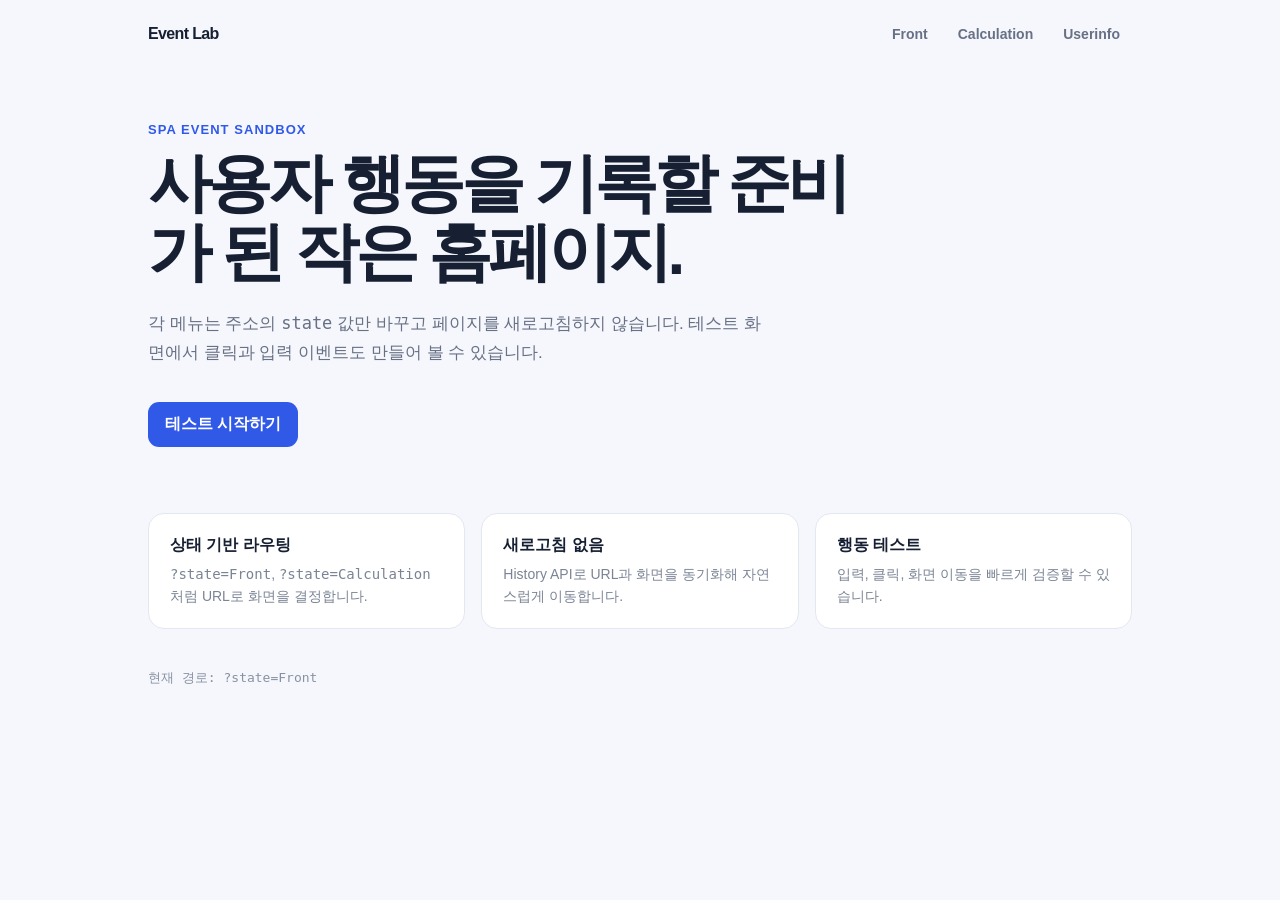
<file: index.html>
<!doctype html>
<html lang="ko">
  <head>
    <meta charset="UTF-8" />
    <meta name="viewport" content="width=device-width, initial-scale=1.0" />
    <title>Event Lab</title>
    <style>
      :root { color: #172033; background: #f5f7fc; font-family: Inter, Pretendard, -apple-system, BlinkMacSystemFont, "Segoe UI", sans-serif; }
      * { box-sizing: border-box; }
      body { margin: 0; }
      button, input, textarea { font: inherit; }
      .topbar { position: sticky; top: 0; display: flex; align-items: center; justify-content: space-between; max-width: 1040px; margin: auto; padding: 18px 28px; background: rgba(245,247,252,.92); backdrop-filter: blur(12px); }
      .brand { color: #172033; font-weight: 800; letter-spacing: -.04em; text-decoration: none; }
      nav { display: flex; gap: 6px; }
      nav a { padding: 8px 12px; border-radius: 9px; color: #677085; text-decoration: none; font-size: 14px; font-weight: 650; }
      nav a:hover, nav a[aria-current="page"] { color: #3159e8; background: #e7edff; }
      main { max-width: 1040px; margin: auto; padding: 54px 28px 70px; }
      .page { display: none; animation: enter .22s ease-out; }
      .page.active { display: block; }
      @keyframes enter { from { opacity: 0; transform: translateY(8px); } to { opacity: 1; transform: translateY(0); } }
      .eyebrow { margin: 0 0 12px; color: #3159e8; font-size: 13px; font-weight: 800; letter-spacing: .08em; text-transform: uppercase; }
      h1 { max-width: 700px; margin: 0; font-size: clamp(36px, 6vw, 64px); line-height: 1.08; letter-spacing: -.065em; }
      .intro { max-width: 620px; margin: 22px 0 34px; color: #677085; font-size: 17px; line-height: 1.7; }
      .button { display: inline-flex; align-items: center; justify-content: center; border: 0; border-radius: 11px; padding: 12px 17px; background: #3159e8; color: white; cursor: pointer; text-decoration: none; font-weight: 750; }
      .button:hover { background: #2447c7; }
      .cards { display: grid; grid-template-columns: repeat(3, 1fr); gap: 16px; margin-top: 66px; }
      .card, .playground { padding: 21px; border: 1px solid #e3e7f0; border-radius: 16px; background: white; }
      .card strong { display: block; margin-bottom: 8px; }
      .card span { color: #7b8495; font-size: 14px; line-height: 1.55; }
      .section-title { margin: 0 0 10px; font-size: 34px; letter-spacing: -.05em; }
      .section-description { margin: 0 0 28px; color: #697386; }
      .notice-list { padding: 0; margin: 0; list-style: none; border-top: 1px solid #dfe4ee; }
      .notice-list li { display: flex; justify-content: space-between; gap: 18px; padding: 19px 5px; border-bottom: 1px solid #dfe4ee; }
      .notice-list p { margin: 0; font-weight: 700; }
      .notice-list time { color: #8992a3; font-size: 14px; white-space: nowrap; }
      .playground { max-width: 600px; padding: 28px; }
      label { display: block; margin-bottom: 8px; font-size: 14px; font-weight: 700; }
      input { width: 100%; padding: 12px; border: 1px solid #d5dbe7; border-radius: 10px; outline-color: #3159e8; }
      .radio-test { margin: 20px 0 0; padding: 16px; border: 1px solid #e1e6ef; border-radius: 12px; }
      .radio-test legend { padding: 0 6px; font-size: 14px; font-weight: 750; }
      .radio-options { display: flex; flex-wrap: wrap; gap: 9px; }
      .radio-option { display: flex; align-items: center; gap: 7px; margin: 0; padding: 9px 11px; border: 1px solid #dbe1ec; border-radius: 9px; background: #f8f9fc; cursor: pointer; font-size: 13px; font-weight: 650; }
      .radio-option:has(input:checked) { border-color: #8fa6f2; background: #e9eeff; color: #3159e8; }
      .radio-option input { width: auto; margin: 0; padding: 0; accent-color: #3159e8; }
      .actions { display: flex; flex-wrap: wrap; gap: 9px; margin-top: 17px; }
      .actions .button { background: #eef1f7; color: #354052; }
      .actions .button:hover { background: #e1e6ef; }
      .result { min-height: 25px; margin: 18px 0 0; color: #3159e8; font-weight: 700; }
      .ajax-result { margin-top: 12px; padding: 12px 14px; border-radius: 10px; background: #f3f6ff; color: #3159e8; font: 13px/1.55 ui-monospace, SFMono-Regular, Menlo, monospace; white-space: pre-wrap; }
      .request-lab { margin-top: 20px; padding-top: 22px; border-top: 1px solid #e5e9f1; }
      .request-lab h2 { margin: 0 0 6px; font-size: 19px; letter-spacing: -.04em; }
      .request-lab > p { margin: 0 0 18px; color: #7a8496; font-size: 13px; line-height: 1.55; }
      .request-grid { display: grid; grid-template-columns: 1fr 1fr; gap: 13px; }
      .field label { margin-bottom: 7px; }
      .field input { padding: 10px 11px; }
      .request-actions { display: flex; align-items: center; gap: 12px; margin-top: 16px; }
      .request-actions .button { background: #3159e8; color: #fff; }
      .request-actions .button:disabled { cursor: wait; opacity: .65; }
      .request-status { margin: 0; color: #667187; font-size: 13px; }
      .spinner { display: inline-block; width: 13px; height: 13px; margin-right: 6px; border: 2px solid #c3cdf2; border-top-color: #3159e8; border-radius: 50%; vertical-align: -2px; animation: spin .65s linear infinite; }
      @keyframes spin { to { transform: rotate(360deg); } }
      .request-loading { display: flex; align-items: center; justify-content: center; gap: 10px; min-height: 82px; margin-top: 15px; border: 1px solid #dce4fb; border-radius: 10px; background: #f3f6ff; color: #3159e8; font-size: 14px; font-weight: 750; }
      .request-loading .spinner { width: 17px; height: 17px; margin: 0; }
      .error-request { margin-top: 18px; padding: 17px; border: 1px solid #f0cccc; border-radius: 12px; background: #fff8f8; }
      .error-request h3 { margin: 0 0 6px; color: #9e3737; font-size: 16px; letter-spacing: -.03em; }
      .error-request p { margin: 0 0 14px; color: #917070; font-size: 13px; }
      .error-request .button { background: #bd4141; color: #fff; }
      .error-request .button:hover { background: #9f3030; }
      .response { min-height: 0; max-height: 220px; margin: 15px 0 0; padding: 13px; overflow: auto; border-radius: 10px; background: #172033; color: #d8e0f8; font: 12px/1.55 ui-monospace, SFMono-Regular, Menlo, monospace; white-space: pre-wrap; }
      .route { margin-top: 40px; color: #8891a2; font-family: ui-monospace, SFMono-Regular, Menlo, monospace; font-size: 13px; }
      @media (max-width: 600px) { .topbar { padding: 16px 20px; } main { padding: 42px 20px; } .cards, .request-grid { grid-template-columns: 1fr; margin-top: 45px; } .request-grid { margin-top: 0; } .request-actions { align-items: start; flex-direction: column; } }
    </style>
  </head>
  <body>
    <header class="topbar">
      <a class="brand" href="?state=Front" data-route>Event Lab</a>
      <nav aria-label="주 메뉴">
        <a href="?state=Front" data-route>Front</a>
        <a href="?state=Calculation" data-route>Calculation</a>
        <a href="?state=Userinfo" data-route>Userinfo</a>
      </nav>
    </header>
    <main>
      <section class="page" data-page="Front">
        <p class="eyebrow">SPA event sandbox</p>
        <h1>사용자 행동을 기록할 준비가 된 작은 홈페이지.</h1>
        <p class="intro">각 메뉴는 주소의 <code>state</code> 값만 바꾸고 페이지를 새로고침하지 않습니다. 테스트 화면에서 클릭과 입력 이벤트도 만들어 볼 수 있습니다.</p>
        <a class="button" href="?state=Userinfo" data-route>테스트 시작하기</a>
        <div class="cards">
          <div class="card"><strong>상태 기반 라우팅</strong><span><code>?state=Front</code>, <code>?state=Calculation</code>처럼 URL로 화면을 결정합니다.</span></div>
          <div class="card"><strong>새로고침 없음</strong><span>History API로 URL과 화면을 동기화해 자연스럽게 이동합니다.</span></div>
          <div class="card"><strong>행동 테스트</strong><span>입력, 클릭, 화면 이동을 빠르게 검증할 수 있습니다.</span></div>
        </div>
      </section>
      <section class="page" data-page="Calculation">
        <p class="eyebrow">Calculation</p><h1 class="section-title">Calculation</h1>
        <p class="section-description">샘플 콘텐츠입니다. 항목을 눌러 클릭 이벤트를 테스트할 수 있습니다.</p>
        <ul class="notice-list">
          <li><p>Event Lab 테스트 사이트가 준비되었습니다.</p><time>2026.09.01</time></li>
          <li><p>주소 변경 시 화면을 갱신하는 SPA 라우팅을 적용했습니다.</p><time>2026.08.30</time></li>
          <li><p>사용자 행동 JSON export 라이브러리를 준비 중입니다.</p><time>2026.08.28</time></li>
        </ul>
      </section>
      <section class="page" data-page="Userinfo">
        <p class="eyebrow">Userinfo</p><h1 class="section-title">Userinfo</h1>
        <p class="section-description">아래 요소를 조작해 이벤트 수집 라이브러리를 시험해 보세요.</p>
        <div class="playground">
          <label for="name">이름 입력</label>
          <input id="name" type="text" placeholder="여기에 입력해 보세요" autocomplete="off" />
          <fieldset class="radio-test">
            <legend>테스트 플랜 선택</legend>
            <div class="radio-options">
              <label class="radio-option"><input id="plan-basic" type="radio" name="test-plan" value="basic" aria-label="기본 플랜" checked />기본</label>
              <label class="radio-option"><input id="plan-pro" type="radio" name="test-plan" value="pro" aria-label="프로 플랜" />프로</label>
              <label class="radio-option"><input id="plan-enterprise" type="radio" name="test-plan" value="enterprise" aria-label="엔터프라이즈 플랜" />엔터프라이즈</label>
            </div>
          </fieldset>
          <div class="actions">
            <button class="button" type="button" data-action="greet">인사하기</button>
            <button class="button" type="button" data-action="clear">입력 지우기</button>
            <button class="button" type="button" data-action="count">클릭 수 +1</button>
            <button class="button" id="ajax-test" type="button">AJAX POST 테스트</button>
          </div>
          <p class="result" aria-live="polite"></p>
          <p class="ajax-result" id="ajax-result" aria-live="polite" hidden></p>
          <section class="request-lab" aria-labelledby="request-title">
            <h2 id="request-title">POST 요청 테스트</h2>
            <p><code>header.tranId</code> 값만 입력하면, <code>body</code>에는 세 개의 랜덤 값이 자동으로 담겨 전송됩니다.</p>
            <div class="request-grid">
              <div class="field"><label for="response-delay">응답 지연 시간 (ms)</label><input id="response-delay" type="number" min="0" max="15000" value="1000" step="100" /></div>
              <div class="field"><label for="tran-id">header.tranId 값</label><input id="tran-id" type="text" placeholder="예: TRX-20260901-001" autocomplete="off" /></div>
            </div>
            <p class="request-status">자동 body: <code>orderId</code>, <code>amount</code>, <code>requestToken</code></p>
            <div class="request-actions"><button class="button" id="post-request" type="button">POST 요청 보내기</button><button class="button" id="long-response-request" type="button">긴 응답 요청 보내기</button><button class="button" id="empty-response-request" type="button">빈 응답 body `{}` 테스트</button><button class="button" id="error-flag-response-request" type="button">응답 body isError 테스트</button><button class="button" id="overlapping-ajax-request" type="button">겹치는 AJAX 요청 테스트</button><p class="request-status" id="request-status" aria-live="polite">요청 대기 중</p></div>
            <section class="error-request" aria-labelledby="error-request-title">
              <h3 id="error-request-title">오류 응답 테스트</h3>
              <p>별도의 지연 시간과 tranId로 HTTP 500 오류 응답을 시험합니다.</p>
              <div class="request-grid">
                <div class="field"><label for="error-response-delay">응답 지연 시간 (ms)</label><input id="error-response-delay" type="number" min="0" max="15000" value="800" step="100" /></div>
                <div class="field"><label for="error-tran-id">header.tranId 값</label><input id="error-tran-id" type="text" placeholder="예: TRX-ERROR-001" autocomplete="off" /></div>
              </div>
              <div class="request-actions"><button class="button" id="post-error-request" type="button">오류 POST 요청 보내기</button></div>
            </section>
            <div class="request-loading" id="request-loading" role="status" hidden><span class="spinner"></span>POST 요청을 보내고 응답을 기다리는 중입니다…</div>
            <pre class="response" id="response-output" hidden></pre>
          </section>
        </div>
      </section>
      <p class="route">현재 경로: <span id="current-route"></span></p>
    </main>
    <script src="https://code.jquery.com/jquery-3.7.1.min.js"></script>
    <script>
      const validStates = new Set(["Front", "Calculation", "Userinfo"]);
      const pages = document.querySelectorAll("[data-page]");
      const routeLinks = document.querySelectorAll("[data-route]");
      const routeDisplay = document.querySelector("#current-route");
      let clickCount = 0;
      const navigation = performance.getEntriesByType("navigation")[0];
      const isReload = navigation?.type === "reload" || performance.navigation?.type === 1;

      function goHome() {
        const url = new URL(location.href);
        url.searchParams.set("state", "Front");
        history.replaceState({}, "", url);
      }

      function getState() {
        const state = new URLSearchParams(location.search).get("state");
        return validStates.has(state) ? state : "Front";
      }
      function render() {
        const state = getState();
        pages.forEach((page) => page.classList.toggle("active", page.dataset.page === state));
        routeLinks.forEach((link) => link.toggleAttribute("aria-current", new URL(link.href).searchParams.get("state") === state));
        routeDisplay.textContent = `?state=${state}`;
        document.title = `${state} | Event Lab`;
      }
      document.addEventListener("click", (event) => {
        const link = event.target.closest("a[data-route]");
        if (!link || event.metaKey || event.ctrlKey || event.shiftKey || event.altKey) return;
        event.preventDefault();
        history.pushState({}, "", link.href);
        render();
      });
      addEventListener("popstate", render);
      const input = document.querySelector("#name");
      const result = document.querySelector(".result");
      document.querySelectorAll("input[name='test-plan']").forEach((radio) => radio.addEventListener("change", () => {
        const selectedLabel = radio.closest("label").textContent.trim();
        result.textContent = `${selectedLabel} 플랜을 선택했습니다.`;
      }));
      document.querySelector("[data-action='greet']").addEventListener("click", () => result.textContent = `${input.value.trim() || "방문자"}님, 안녕하세요!`);
      document.querySelector("[data-action='clear']").addEventListener("click", () => { input.value = ""; result.textContent = "입력값을 지웠습니다."; input.focus(); });
      document.querySelector("[data-action='count']").addEventListener("click", () => { clickCount += 1; result.textContent = `버튼을 ${clickCount}번 클릭했습니다.`; });

      const ajaxTestButton = document.querySelector("#ajax-test");
      const ajaxResult = document.querySelector("#ajax-result");
      ajaxTestButton.addEventListener("click", () => {
        ajaxTestButton.disabled = true;
        ajaxResult.hidden = false;
        ajaxResult.innerHTML = '<span class="spinner"></span>AJAX 응답을 기다리는 중…';
        const data = new URLSearchParams({
          header: JSON.stringify({ tranId: "BABO0123" }),
          body: JSON.stringify({
            code: "2000",
            userId: "USER-001",
            productName: "테스트 상품",
            quantity: 3,
            requestedAt: new Date().toISOString(),
          }),
        });
        $.ajax({
          url: "/api/ajax-test",
          method: "POST",
          contentType: "application/x-www-form-urlencoded; charset=UTF-8",
          dataType: "json",
          data: data.toString(),
        }).done((response) => {
          ajaxResult.textContent = JSON.stringify(response.responseMessage, null, 2);
        }).fail((xhr) => {
          ajaxResult.textContent = `AJAX 요청 실패: ${xhr.status ? `HTTP ${xhr.status}` : "네트워크 오류"}`;
        }).always(() => {
          ajaxTestButton.disabled = false;
        });
      });

      const requestButton = document.querySelector("#post-request");
      const longResponseButton = document.querySelector("#long-response-request");
      const emptyResponseButton = document.querySelector("#empty-response-request");
      const errorFlagResponseButton = document.querySelector("#error-flag-response-request");
      const overlappingAjaxButton = document.querySelector("#overlapping-ajax-request");
      const errorRequestButton = document.querySelector("#post-error-request");
      const requestStatus = document.querySelector("#request-status");
      const requestLoading = document.querySelector("#request-loading");
      const responseOutput = document.querySelector("#response-output");
      function createRandomBody() {
        return {
          orderId: `ORD-${Math.floor(100000 + Math.random() * 900000)}`,
          amount: Math.floor(1000 + Math.random() * 99000),
          requestToken: crypto.randomUUID(),
        };
      }
      function sendOverlapRequest(tranId, delayMs) {
        const formData = new FormData();
        formData.append("delayMs", String(delayMs));
        formData.append("header", JSON.stringify({ tranId }));
        formData.append("body", JSON.stringify(createRandomBody()));
        return new Promise((resolve) => {
          const startedAt = performance.now();
          $.ajax({ url: "/api/test", method: "POST", data: formData, processData: false, contentType: false, dataType: "json" })
            .done((response) => resolve({ tranId, elapsedMs: Math.round(performance.now() - startedAt), response }))
            .fail((xhr) => resolve({ tranId, elapsedMs: Math.round(performance.now() - startedAt), error: xhr.responseJSON ?? xhr.responseText ?? "네트워크 오류" }));
        });
      }
      overlappingAjaxButton.addEventListener("click", async () => {
        const requestId = Date.now();
        const requestA = `OVERLAP-A-${requestId}`;
        const requestB = `OVERLAP-B-${requestId}`;
        overlappingAjaxButton.disabled = true;
        requestStatus.innerHTML = '<span class="spinner"></span>A 응답 전에 B 요청을 시작하는 중…';
        requestLoading.hidden = false;
        responseOutput.hidden = true;
        const firstRequest = sendOverlapRequest(requestA, 1800);
        await new Promise((resolve) => setTimeout(resolve, 100));
        const secondRequest = sendOverlapRequest(requestB, 300);
        const results = await Promise.all([firstRequest, secondRequest]);
        requestStatus.textContent = "두 AJAX 요청 완료 · 요청 A와 B의 네트워크 기록을 확인해 주세요.";
        responseOutput.textContent = JSON.stringify(results, null, 2);
        responseOutput.hidden = false;
        requestLoading.hidden = true;
        overlappingAjaxButton.disabled = false;
      });
      function sendPostRequest({ delayInput, tranIdInput, button, forceError = false, longResponse = false, emptyResponseBody = false, errorFlagResponseBody = false }) {
        const delayMs = Number(document.querySelector(delayInput).value);
        if (!Number.isFinite(delayMs) || delayMs < 0 || delayMs > 15000) {
          requestStatus.textContent = "응답 지연 시간은 0~15,000ms 사이로 입력해 주세요.";
          return;
        }
        const tranId = document.querySelector(tranIdInput).value.trim();
        if (!tranId) {
          requestStatus.textContent = "header.tranId 값을 입력해 주세요.";
          return;
        }
        const header = { tranId };
        const body = createRandomBody();
        const formData = new FormData();
        formData.append("delayMs", String(delayMs));
        formData.append("header", JSON.stringify(header));
        formData.append("body", JSON.stringify(body));
        formData.append("forceError", String(forceError));
        formData.append("longResponse", String(longResponse));
        formData.append("emptyResponseBody", String(emptyResponseBody));
        formData.append("errorFlagResponseBody", String(errorFlagResponseBody));
        button.disabled = true;
        requestStatus.innerHTML = '<span class="spinner"></span>서버 응답을 기다리는 중…';
        requestLoading.hidden = false;
        responseOutput.hidden = true;
        const startedAt = performance.now();
        $.ajax({
          url: "/api/test",
          method: "POST",
          data: formData,
          processData: false,
          contentType: false,
          dataType: "json",
        }).done((response) => {
          const elapsed = Math.round(performance.now() - startedAt);
          requestStatus.textContent = `응답 완료 · ${elapsed.toLocaleString("ko-KR")}ms`;
          responseOutput.textContent = JSON.stringify(response, null, 2);
          responseOutput.hidden = false;
        }).fail((xhr) => {
          const elapsed = Math.round(performance.now() - startedAt);
          requestStatus.textContent = xhr.status ? `오류 응답 · HTTP ${xhr.status} · ${elapsed.toLocaleString("ko-KR")}ms` : "요청에 실패했습니다. server.py가 실행 중인지 확인해 주세요.";
          responseOutput.textContent = JSON.stringify(xhr.responseJSON ?? xhr.responseText ?? "네트워크 오류", null, 2);
          responseOutput.hidden = false;
        }).always(() => {
          button.disabled = false;
          requestLoading.hidden = true;
        });
      }
      requestButton.addEventListener("click", () => sendPostRequest({ delayInput: "#response-delay", tranIdInput: "#tran-id", button: requestButton }));
      longResponseButton.addEventListener("click", () => sendPostRequest({ delayInput: "#response-delay", tranIdInput: "#tran-id", button: longResponseButton, longResponse: true }));
      emptyResponseButton.addEventListener("click", () => sendPostRequest({ delayInput: "#response-delay", tranIdInput: "#tran-id", button: emptyResponseButton, emptyResponseBody: true }));
      errorFlagResponseButton.addEventListener("click", () => sendPostRequest({ delayInput: "#response-delay", tranIdInput: "#tran-id", button: errorFlagResponseButton, errorFlagResponseBody: true }));
      errorRequestButton.addEventListener("click", () => sendPostRequest({ delayInput: "#error-response-delay", tranIdInput: "#error-tran-id", button: errorRequestButton, forceError: true }));

      if (isReload || !validStates.has(new URLSearchParams(location.search).get("state"))) goHome();
      render();
    </script>
    <script type="module">
      import recorder from "./js/interaction-recorder.js?v=18";

      recorder.init();
    </script>
  </body>
</html>
</file>
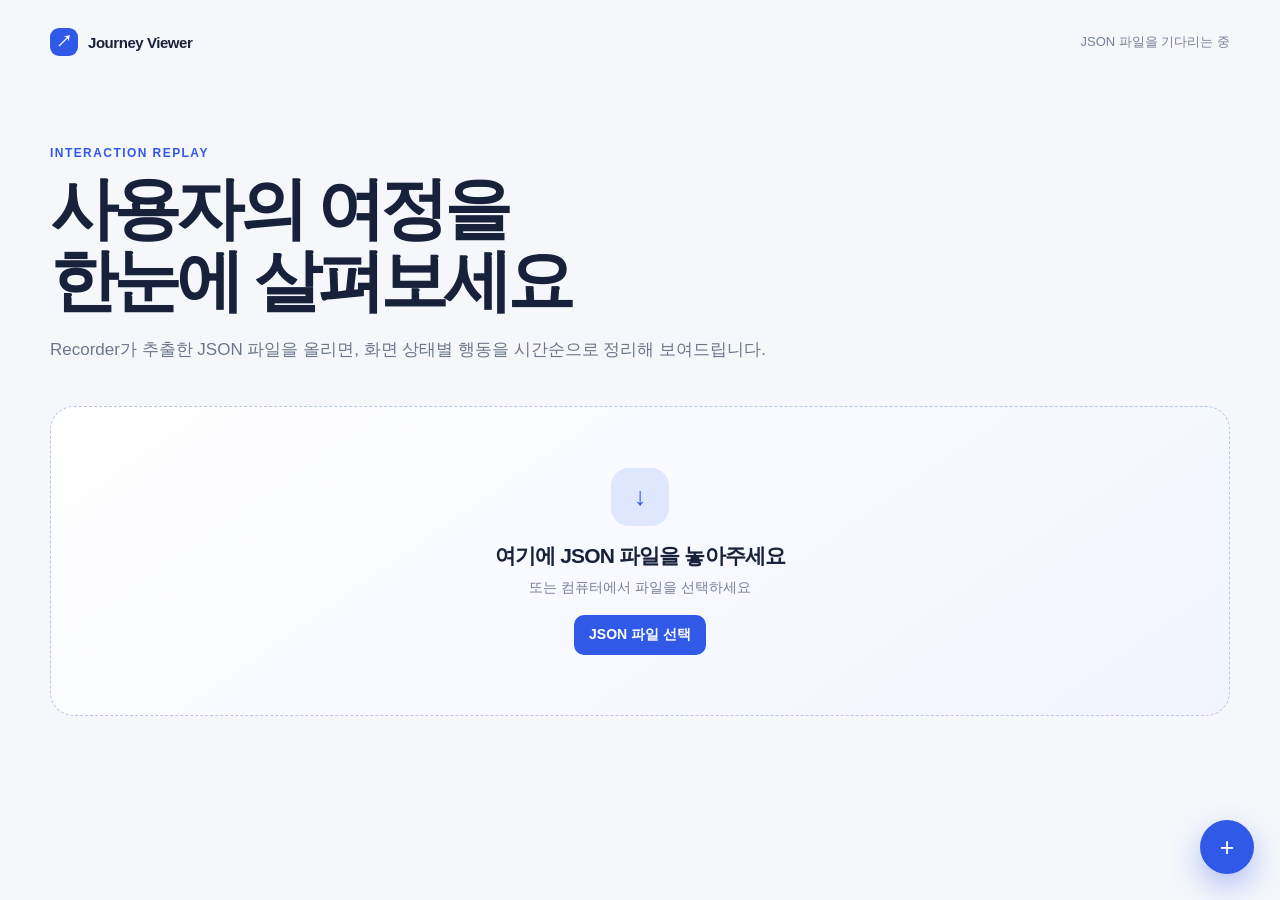
<file: viewer.html>
<!doctype html>
<html lang="ko">
  <head>
    <meta charset="UTF-8" />
    <meta name="viewport" content="width=device-width, initial-scale=1.0" />
    <title>Journey Viewer</title>
    <link rel="stylesheet" href="./css/viewer.css" />
  </head>
  <body>
    <div class="shell">
      <header>
        <div class="brand"><span class="brand-mark">↗</span> Journey Viewer</div>
        <span class="file-name" id="file-name">JSON 파일을 기다리는 중</span>
      </header>
      <main>
        <section id="upload-screen">
          <div class="hero"><p class="eyebrow">Interaction replay</p><h1>사용자의 여정을<br />한눈에 살펴보세요</h1><p>Recorder가 추출한 JSON 파일을 올리면, 화면 상태별 행동을 시간순으로 정리해 보여드립니다.</p></div>
          <div class="drop-zone" id="drop-zone">
            <input id="file-input" type="file" accept="application/json,.json" />
            <div><div class="drop-icon">↓</div><h2>여기에 JSON 파일을 놓아주세요</h2><p>또는 컴퓨터에서 파일을 선택하세요</p><button class="select-button" id="select-button" type="button">JSON 파일 선택</button></div>
          </div>
          <p class="error hidden" id="error" role="alert"></p>
        </section>
        <section class="viewer hidden" id="viewer">
          <section class="server-status hidden" id="server-status" aria-label="현재 서버 상태"><div><span>현재 스테이지</span><strong id="current-stage">—</strong></div><div><span>WAS</span><strong id="current-was">—</strong></div></section>
          <div class="overview"><div><h2>사용자 여정</h2><p id="journey-meta"></p></div><button class="new-file" id="new-file" type="button">다른 파일 열기</button></div>
          <section class="test-environment" id="test-environment" aria-labelledby="environment-title"><div class="environment-heading"><span>테스트 환경</span><strong id="environment-title">기록 환경 정보</strong></div><div class="environment-items" id="environment-items"></div><p class="environment-note hidden" id="environment-note"></p></section>
          <div class="metrics"><div class="metric"><span>기록된 행동</span><strong id="event-count">0</strong></div><div class="metric"><span>여정 구간</span><strong id="state-count">0</strong></div><div class="metric"><span>여정 시간</span><strong id="duration">—</strong></div></div>
          <p class="timeline-note">행동이 기록된 시간 순서대로 표시됩니다. 상태가 바뀌면 새로운 여정 구간이 시작됩니다.</p>
          <nav class="state-stepper" id="state-stepper" aria-label="State별 빠른 이동"></nav>
          <div class="timeline" id="timeline"></div>
        </section>
      </main>
    </div>
    <dialog class="detail-dialog" id="detail-dialog">
      <div class="dialog-head"><h2 id="detail-dialog-title">상세값</h2><button class="dialog-close" id="detail-dialog-close" type="button">닫기</button></div>
      <div class="dialog-toolbar">
        <input class="dialog-search" id="detail-search" type="search" placeholder="키워드 검색" autocomplete="off" />
        <button class="dialog-tool-button" id="detail-case-sensitive" type="button" aria-label="대소문자 구분" title="대소문자 구분" aria-pressed="true"><svg viewBox="0 0 28 24" fill="none" stroke="currentColor" stroke-width="2" stroke-linecap="round" stroke-linejoin="round" aria-hidden="true"><circle cx="5" cy="7" r="3"></circle><path d="M8 4v6"></path><path d="M10 20 18 4"></path><path d="m18 21 3.5-8 3.5 8"></path><path d="M19 18h5"></path></svg></button>
        <span class="search-count" id="detail-search-count">0 / 0</span>
        <button class="dialog-tool-button" id="detail-search-first" type="button" disabled>처음</button>
        <button class="dialog-tool-button" id="detail-search-prev" type="button" disabled>이전</button>
        <button class="dialog-tool-button" id="detail-search-next" type="button" disabled>다음</button>
        <button class="dialog-tool-button copy-button" id="detail-copy" type="button">클립보드 복사</button>
      </div>
      <pre id="detail-dialog-content"></pre>
    </dialog>
    <div class="utility" id="utility">
      <div class="utility-menu" id="utility-menu"><button class="utility-item" id="open-compare" type="button">텍스트 비교</button></div>
      <button class="utility-main" id="utility-main" type="button" aria-label="유틸리티 메뉴" aria-expanded="false" aria-controls="utility-menu">+</button>
    </div>
    <dialog class="compare-dialog" id="compare-dialog">
      <div class="dialog-head"><h2>텍스트 비교</h2><button class="dialog-close" id="compare-close" type="button">닫기</button></div>
      <div class="compare-body">
        <div class="compare-grid">
          <div class="compare-pane"><div class="compare-pane-head"><label for="compare-left">Text A</label><button class="editor-clear" id="compare-left-clear" type="button">전체 지우기</button></div><textarea id="compare-left" spellcheck="false" aria-label="왼쪽 텍스트 편집기" placeholder="비교할 첫 번째 내용을 입력하세요."></textarea></div>
          <div class="compare-pane"><div class="compare-pane-head"><label for="compare-right">Text B</label><button class="editor-clear" id="compare-right-clear" type="button">전체 지우기</button></div><textarea id="compare-right" spellcheck="false" aria-label="오른쪽 텍스트 편집기" placeholder="비교할 두 번째 내용을 입력하세요."></textarea></div>
        </div>
        <div class="compare-resizer hidden" id="compare-resizer" role="separator" aria-label="입력 영역과 결과 영역 크기 조절"></div>
        <div class="compare-actions"><button class="compare-run" id="compare-run" type="button">비교하기</button><p class="compare-result" id="compare-result">양쪽 편집기에 비교할 내용을 입력해 주세요.</p></div>
        <div class="diff-view hidden" id="compare-diff"><div class="diff-output diff-left" id="compare-diff-left-scroll"><div class="diff-header"><span>Text A</span></div><div class="diff-rows" id="compare-diff-left-rows"></div></div><div class="diff-output diff-right" id="compare-diff-right-scroll"><div class="diff-header"><span>Text B</span></div><div class="diff-rows" id="compare-diff-right-rows"></div></div><div class="diff-minimap" id="compare-minimap" aria-label="변경 위치 미니맵"><div class="minimap-viewport" id="minimap-viewport"></div></div></div>
      </div>
    </dialog>
    <script src="./js/viewer.js"></script>
  </body>
</html>
</file>
<file: css/viewer.css>
:root { color: #17213a; background: #f5f7fb; font-family: Inter, Pretendard, -apple-system, BlinkMacSystemFont, "Segoe UI", sans-serif; }
* { box-sizing: border-box; }
body { margin: 0; min-width: 320px; }
button, input { font: inherit; }
.shell { width: min(1180px, calc(100% - 40px)); margin: 0 auto; }
header { display: flex; align-items: center; justify-content: space-between; padding: 28px 0; }
.brand { display: flex; align-items: center; gap: 10px; font-size: 15px; font-weight: 800; letter-spacing: -.03em; }
.brand-mark { display: grid; place-items: center; width: 28px; height: 28px; border-radius: 9px; background: #3159e8; color: #fff; font-size: 16px; }
.file-name { max-width: 50vw; overflow: hidden; color: #778197; font-size: 13px; text-overflow: ellipsis; white-space: nowrap; }
main { padding: 34px 0 72px; }
.hero { max-width: 770px; margin: 28px 0 42px; }
.eyebrow { margin: 0 0 12px; color: #3159e8; font-size: 12px; font-weight: 850; letter-spacing: .12em; text-transform: uppercase; }
h1 { margin: 0; font-size: clamp(38px, 6vw, 68px); line-height: 1.06; letter-spacing: -.07em; }
.hero p:last-child { margin: 20px 0 0; color: #6d778b; font-size: 17px; line-height: 1.65; }
.drop-zone { position: relative; display: grid; place-items: center; min-height: 310px; border: 1.5px dashed #b9c6ee; border-radius: 24px; background: linear-gradient(145deg, #fff 0%, #f1f4ff 100%); text-align: center; transition: .18s ease; }
.drop-zone.dragging { border-color: #3159e8; background: #e8edff; transform: scale(1.01); }
.drop-icon { display: grid; place-items: center; width: 58px; height: 58px; margin: 0 auto 16px; border-radius: 18px; background: #dfe7ff; color: #3159e8; font-size: 25px; font-weight: 500; }
.drop-zone h2 { margin: 0; font-size: 21px; letter-spacing: -.04em; }
.drop-zone p { margin: 9px 0 18px; color: #778197; font-size: 14px; }
.select-button, .new-file { border: 0; border-radius: 10px; padding: 11px 15px; background: #3159e8; color: #fff; cursor: pointer; font-size: 14px; font-weight: 750; }
.select-button:hover, .new-file:hover { background: #2548c8; }
#file-input { position: absolute; width: 1px; height: 1px; overflow: hidden; opacity: 0; }
.error { margin: 16px 0 0; padding: 13px 15px; border-radius: 12px; background: #fff0f0; color: #bb3737; font-size: 14px; }
.hidden { display: none !important; }
.viewer { animation: reveal .32s ease-out; }
@keyframes reveal { from { opacity: 0; transform: translateY(10px); } to { opacity: 1; transform: translateY(0); } }
.server-status { display: flex; align-items: center; flex-wrap: wrap; gap: 10px; margin-bottom: 20px; padding: 12px 15px; border: 1px solid #dce5fa; border-radius: 14px; background: linear-gradient(110deg, #eef3ff, #fff); }
.server-status > div { display: flex; align-items: center; gap: 9px; min-width: 0; }
.server-status > div + div { border-left: 1px solid #d9e0ee; padding-left: 15px; }
.server-status span { color: #758096; font-size: 12px; font-weight: 750; white-space: nowrap; }
.server-status strong { overflow: hidden; color: #2949b4; font-size: 14px; font-weight: 850; text-overflow: ellipsis; white-space: nowrap; }
.overview { display: flex; align-items: end; justify-content: space-between; gap: 20px; margin-bottom: 25px; }
.overview h2 { margin: 0; font-size: 31px; letter-spacing: -.055em; }
.overview p { margin: 8px 0 0; color: #788297; font-size: 14px; }
.new-file { background: #e9edf7; color: #445067; white-space: nowrap; }
.new-file:hover { background: #dce3f0; }
.test-environment { display: flex; align-items: center; flex-wrap: wrap; gap: 12px 18px; margin-bottom: 15px; padding: 15px 18px; border: 1px solid #dfe5f0; border-radius: 15px; background: #fff; }
.environment-heading { min-width: 110px; }
.environment-heading span { display: block; color: #8993a5; font-size: 11px; font-weight: 750; }
.environment-heading strong { display: block; margin-top: 3px; font-size: 14px; }
.environment-items { display: flex; flex: 1; flex-wrap: wrap; gap: 7px; }
.environment-item { padding: 7px 9px; border-radius: 8px; background: #f0f3f9; color: #526078; font-size: 12px; }
.environment-item strong { margin-left: 4px; color: #263652; }
.environment-note { width: 100%; margin: 0; color: #8a6c35; font-size: 11px; }
.metrics { display: grid; grid-template-columns: repeat(3, 1fr); gap: 13px; margin-bottom: 28px; }
.metric { padding: 18px 20px; border: 1px solid #e4e8f0; border-radius: 16px; background: #fff; }
.metric span { display: block; color: #818b9d; font-size: 12px; font-weight: 700; }
.metric strong { display: block; margin-top: 5px; font-size: 29px; letter-spacing: -.055em; }
.timeline-note { margin: 0 0 14px; color: #758096; font-size: 13px; }
.state-stepper { position: sticky; z-index: 10; top: 10px; display: flex; align-items: center; gap: 7px; margin-bottom: 22px; padding: 10px 12px; overflow-x: auto; border: 1px solid #e1e6f0; border-radius: 15px; background: rgba(255, 255, 255, .96); box-shadow: 0 8px 24px rgba(23, 33, 58, .09); backdrop-filter: blur(12px); scrollbar-width: thin; }
.state-step { display: inline-flex; align-items: center; gap: 8px; flex: 0 0 auto; border: 1px solid transparent; border-radius: 10px; padding: 7px 10px; background: transparent; color: #667187; cursor: pointer; transition: .16s ease; }
.state-step:hover { border-color: #dce4fa; background: #f4f6ff; color: #3159e8; }
.state-step.is-current { border-color: #cbd7ff; background: #edf1ff; color: #2448cc; }
.step-number { display: grid; width: 25px; height: 25px; place-items: center; border-radius: 50%; background: #edf0f6; color: #788399; font-size: 10px; font-weight: 850; }
.state-step.is-current .step-number { background: #3159e8; color: #fff; }
.step-name { max-width: 180px; overflow: hidden; font-size: 13px; font-weight: 800; text-overflow: ellipsis; white-space: nowrap; }
.state-step-arrow { flex: 0 0 auto; color: #aeb8ca; font-size: 17px; font-weight: 800; }
.timeline { display: grid; gap: 26px; }
.journey-block { position: relative; border: 1px solid #dfe4ef; border-radius: 20px; background: #f9faff; overflow: visible; }
.journey-block:nth-child(even) { background: #fff; }
.journey-block:not(:last-child)::after { position: absolute; z-index: 2; bottom: -22px; left: 50%; display: grid; width: 34px; height: 34px; place-items: center; border: 4px solid #f5f7fb; border-radius: 50%; background: #3159e8; color: #fff; content: "↓"; font-size: 18px; font-weight: 800; transform: translateX(-50%); }
.block-head { display: flex; align-items: center; justify-content: space-between; gap: 14px; padding: 20px; cursor: pointer; list-style: none; }
.block-head::-webkit-details-marker { display: none; }
.block-head::after { order: 3; color: #7d8799; content: "⌄"; font-size: 16px; transition: transform .18s ease; }
.journey-block:not([open]) .block-head::after { transform: rotate(-90deg); }
.block-title { display: flex; align-items: center; gap: 9px; min-width: 0; }
.block-index { color: #8994a8; font-size: 12px; font-weight: 800; }
.state-name { overflow: hidden; color: #3159e8; font-size: 17px; font-weight: 850; letter-spacing: -.03em; text-overflow: ellipsis; white-space: nowrap; }
.block-times { display: grid; gap: 3px; margin-left: auto; color: #8993a5; font-size: 12px; text-align: right; white-space: nowrap; }
.block-times strong { color: #556177; font-weight: 750; }
.event-list { position: relative; margin: 0 20px 20px; padding-left: 30px; }
.event-list::before { position: absolute; top: 22px; bottom: 20px; left: 7px; width: 2px; background: #dce3f0; content: ""; }
.event { position: relative; margin-bottom: 13px; padding: 18px 20px; border: 1px solid #e5e8f0; border-radius: 16px; background: #fff; }
.event::before { position: absolute; z-index: 1; top: 25px; left: -32px; width: 12px; height: 12px; border: 3px solid #f5f7fb; border-radius: 50%; background: #3159e8; content: ""; }
.network-success { border-color: #bce5c7; background: linear-gradient(135deg, #eefbf1, #fff); }
.network-success::before { background: #32955a; }
.network-success .event-kind { background: #dff5e5; color: #237341; }
.network-success .network-meta span { background: #e4f6e8; }
.network-failure { border-color: #f0bcbc; background: linear-gradient(135deg, #fff0f0, #fff); }
.network-failure::before { background: #ca4646; }
.network-failure .event-kind { background: #ffe0e0; color: #aa3030; }
.network-failure .network-meta span { background: #ffe8e8; }
.event-head { display: flex; align-items: center; justify-content: space-between; gap: 12px; }
.event-title { display: flex; align-items: center; gap: 9px; min-width: 0; font-weight: 780; letter-spacing: -.02em; }
.network-request-info { display: inline-flex; align-items: center; gap: 8px; min-width: 0; margin-left: 3px; border-left: 1px solid #d9e0ee; padding-left: 10px; color: #65718a; font-size: 12px; font-weight: 500; letter-spacing: 0; }
.network-request-info strong { flex: 0 0 auto; border-radius: 6px; padding: 4px 7px; background: #e8edff; color: #3159c9; font-size: 11px; font-weight: 850; }
.network-request-info > span { overflow: hidden; text-overflow: ellipsis; white-space: nowrap; }
.event-kind { display: inline-grid; place-items: center; width: 25px; height: 25px; flex: 0 0 auto; border-radius: 8px; background: #e8edff; color: #3159e8; font-size: 14px; }
.event time { color: #8993a5; font-size: 12px; white-space: nowrap; }
.target { margin: 13px 0 0; color: #4c5870; font-size: 14px; line-height: 1.5; }
.target code { padding: 3px 6px; border-radius: 5px; background: #f0f3f8; color: #4c5870; font-family: ui-monospace, SFMono-Regular, Menlo, monospace; font-size: 12px; }
.detail { margin: 8px 0 0; color: #8a93a3; font-size: 12px; }
.network-meta { display: flex; flex-wrap: wrap; gap: 7px; margin: 13px 0 0; }
.network-meta span { padding: 6px 8px; border-radius: 7px; background: #e9edff; color: #596786; font-size: 12px; }
.network-meta strong { margin-left: 4px; color: #35446c; }
.network-expand { margin-top: 12px; }
.network-expand > summary { display: inline-flex; align-items: center; gap: 7px; border: 1px solid #dce3ef; border-radius: 8px; padding: 7px 10px; background: rgba(255, 255, 255, .72); color: #53617b; cursor: pointer; font-size: 12px; font-weight: 750; list-style: none; }
.network-expand > summary::-webkit-details-marker { display: none; }
.network-expand > summary::before { color: #3159e8; content: "+"; font-size: 15px; font-weight: 850; }
.network-expand[open] > summary::before { content: "−"; }
.network-expand > summary:hover { border-color: #b9c8f7; color: #3159e8; }
.network-expand-content { padding-top: 1px; }
.network-data { display: grid; grid-template-columns: 1fr 1fr; gap: 10px; margin: 12px 0 0; }
.network-data section { display: grid; min-width: 0; max-height: 240px; padding: 11px; grid-template-rows: auto minmax(0, 1fr); border-radius: 9px; background: #172033; color: #d8e0f8; }
.network-data-head { display: flex; align-items: center; justify-content: space-between; gap: 10px; margin-bottom: 7px; }
.network-data h3 { margin: 0; color: #9cafed; font-size: 11px; letter-spacing: .04em; }
.network-data pre { margin: 0; overflow: auto; font: 12px/1.55 ui-monospace, SFMono-Regular, Menlo, monospace; white-space: pre-wrap; }
.detail-button { border: 1px solid #44506b; border-radius: 6px; padding: 4px 7px; background: #263149; color: #cdd7f5; cursor: pointer; font-size: 11px; font-weight: 700; }
.detail-button:hover { background: #34415e; }
.detail-dialog { width: min(900px, calc(100% - 32px)); height: min(82vh, 820px); max-height: min(82vh, 820px); padding: 0; overflow: hidden; border: 0; border-radius: 18px; background: #172033; color: #d8e0f8; box-shadow: 0 24px 80px rgba(16, 24, 45, .35); }
.detail-dialog[open] { display: flex; flex-direction: column; }
.detail-dialog::backdrop { background: rgba(19, 27, 45, .58); backdrop-filter: blur(3px); }
.dialog-head { display: flex; align-items: center; justify-content: space-between; gap: 16px; flex: 0 0 auto; padding: 18px 20px; border-bottom: 1px solid #303b52; }
.dialog-head h2 { margin: 0; color: #fff; font-size: 17px; letter-spacing: -.03em; }
.dialog-close { border: 0; border-radius: 8px; padding: 7px 10px; background: #303b52; color: #e3e9fb; cursor: pointer; font-size: 13px; font-weight: 700; }
.dialog-close:hover { background: #414e69; }
.dialog-toolbar { display: flex; align-items: center; gap: 8px; flex: 0 0 auto; padding: 11px 20px; border-bottom: 1px solid #303b52; background: #1d273b; }
.dialog-search { min-width: 120px; flex: 1; border: 1px solid #46536e; border-radius: 8px; padding: 8px 10px; background: #111a2b; color: #fff; font-size: 13px; outline: none; }
.dialog-search:focus { border-color: #7895f5; }
.search-count { min-width: 52px; color: #aeb9d5; font-size: 12px; text-align: center; white-space: nowrap; }
.dialog-tool-button { border: 1px solid #46536e; border-radius: 7px; padding: 7px 9px; background: #2a3650; color: #e3e9fb; cursor: pointer; font-size: 12px; font-weight: 700; white-space: nowrap; }
.dialog-tool-button:hover:not(:disabled) { background: #3a4867; }
.dialog-tool-button[aria-pressed="true"] { border-color: #8ba4f6; background: #4969d1; color: #fff; }
.dialog-tool-button:disabled { cursor: default; opacity: .42; }
.dialog-tool-button svg { display: block; width: 21px; height: 18px; }
.detail-dialog pre { min-height: 0; flex: 1 1 auto; margin: 0; padding: 20px; overflow: auto; font: 13px/1.65 ui-monospace, SFMono-Regular, Menlo, monospace; white-space: pre-wrap; overflow-wrap: anywhere; }
.detail-dialog mark { border-radius: 2px; padding: 0 1px; background: #f5df63; color: #172033; }
.detail-dialog mark.active-match { background: #ff9345; outline: 2px solid #ffc18f; }
.utility { position: fixed; z-index: 20; right: 26px; bottom: 26px; }
.utility-main { position: relative; z-index: 2; display: grid; width: 54px; height: 54px; place-items: center; border: 0; border-radius: 50%; background: #3159e8; color: #fff; cursor: pointer; box-shadow: 0 12px 30px rgba(49,89,232,.35); font-size: 25px; transition: transform .2s ease, background .2s ease; }
.utility-main:hover { background: #2548c8; }
.utility-main[aria-expanded="true"] { transform: rotate(45deg); }
.utility-menu { position: absolute; right: 7px; bottom: 66px; display: grid; gap: 8px; justify-items: end; visibility: hidden; opacity: 0; transform: translateY(10px) scale(.96); transition: .18s ease; }
.utility.open .utility-menu { visibility: visible; opacity: 1; transform: translateY(0) scale(1); }
.utility-item { border: 1px solid #dbe1ee; border-radius: 999px; padding: 10px 14px; background: #fff; color: #354052; cursor: pointer; box-shadow: 0 8px 24px rgba(23,33,58,.14); font-size: 13px; font-weight: 800; white-space: nowrap; }
.utility-item:hover { border-color: #aebef1; color: #3159e8; }
.compare-dialog { width: min(1100px, calc(100% - 32px)); max-height: 88vh; padding: 0; overflow: hidden; border: 0; border-radius: 18px; background: #f5f7fb; color: #17213a; box-shadow: 0 24px 80px rgba(16,24,45,.35); }
.compare-dialog::backdrop { background: rgba(19,27,45,.58); backdrop-filter: blur(3px); }
.compare-dialog[open] { display: flex; flex-direction: column; }
.compare-dialog .dialog-head { background: #fff; border-color: #e2e7f0; }
.compare-dialog .dialog-head h2 { color: #17213a; }
.compare-body { --editor-height: 330px; --diff-height: 380px; min-height: 0; padding: 18px; overflow: auto; }
.compare-grid { display: grid; grid-template-columns: 1fr 1fr; gap: 14px; }
.compare-pane { display: grid; min-width: 0; gap: 8px; }
.compare-pane label { margin: 0; font-size: 13px; }
.compare-pane-head { display: flex; align-items: center; justify-content: space-between; gap: 10px; }
.editor-clear { border: 1px solid #d5dbe7; border-radius: 7px; padding: 5px 8px; background: #fff; color: #697386; cursor: pointer; font-size: 11px; font-weight: 750; }
.editor-clear:hover { border-color: #efb6b6; background: #fff5f5; color: #b34444; }
.compare-pane textarea { width: 100%; height: var(--editor-height); min-height: 0; resize: none; border: 1px solid #303b52; border-radius: 10px; padding: 13px; background: #172033; color: #d8e0f8; outline: none; font: 12px/1.55 ui-monospace, SFMono-Regular, Menlo, monospace; }
.compare-pane textarea:focus { border-color: #7895f5; }
.compare-actions { display: flex; align-items: center; gap: 12px; margin-top: 14px; }
.compare-run { border: 0; border-radius: 9px; padding: 10px 14px; background: #3159e8; color: #fff; cursor: pointer; font-weight: 800; }
.compare-result { margin: 0; color: #667187; font-size: 13px; white-space: pre-wrap; }
.compare-result strong { color: #d05a18; font-size: 16px; font-weight: 900; }
.compare-resizer { position: relative; height: 15px; margin: 8px 0 0; cursor: row-resize; touch-action: none; }
.compare-resizer::before { display: block; width: 54px; height: 5px; margin: 5px auto; border-radius: 999px; background: #aeb8ca; content: ""; }
.compare-resizer:hover::before, .compare-resizer.dragging::before { background: #3159e8; }
.diff-view { display: grid; height: var(--diff-height); margin-top: 14px; grid-template-columns: minmax(0, 1fr) minmax(0, 1fr) 24px; gap: 7px; }
.diff-output { min-width: 0; overflow: auto; border: 1px solid #303b52; border-radius: 10px; background: #172033; color: #d8e0f8; }
.diff-header, .diff-row { display: block; min-width: 100%; }
.diff-rows { width: max-content; min-width: 100%; }
.diff-row { width: 100%; }
.diff-header { position: sticky; z-index: 2; top: 0; left: 0; background: #222e45; color: #b9c5e2; font-size: 12px; font-weight: 800; }
.diff-header span { display: block; padding: 8px 12px; }
.diff-cell { display: grid; width: max-content; min-width: 100%; grid-template-columns: 46px max-content; border-top: 1px solid rgba(105,121,153,.18); font: 12px/1.55 ui-monospace, SFMono-Regular, Menlo, monospace; }
.diff-line-number { position: sticky; z-index: 1; left: 0; padding: 3px 8px; border-right: 1px solid rgba(105,121,153,.25); background: #172033; color: #7886a5; text-align: right; user-select: none; }
.diff-line-text { min-height: 24px; padding: 3px 8px; white-space: pre; }
.diff-cell.removed { background: rgba(198,65,65,.26); }
.diff-cell.removed .diff-line-number { background: #4d2630; }
.diff-cell.removed .diff-line-text { background: rgba(198,65,65,.18); }
.diff-cell.added { background: rgba(49,149,90,.25); }
.diff-cell.added .diff-line-number { background: #1f4638; }
.diff-cell.added .diff-line-text { background: rgba(49,149,90,.17); }
.diff-cell.empty { border-top-color: transparent; background: #111a2a; }
.diff-cell.empty .diff-line-number { border-right: 0; }
.diff-view.left-empty .diff-left .diff-cell, .diff-view.right-empty .diff-right .diff-cell { border: 0; background: #111a2a; box-shadow: none; }
.diff-view.left-empty .diff-left .diff-cell > *, .diff-view.right-empty .diff-right .diff-cell > * { display: none; }
.diff-minimap { position: relative; height: 100%; overflow: hidden; border: 1px solid #303b52; border-radius: 7px; background: #172033; }
.minimap-marker { position: absolute; z-index: 2; right: 2px; left: 2px; min-height: 3px; border: 0; border-radius: 2px; padding: 0; background: linear-gradient(90deg, #d45252 0 48%, #3da269 52% 100%); cursor: pointer; transform: translateY(-50%); }
.minimap-marker:hover { z-index: 3; min-height: 7px; outline: 2px solid #3159e8; }
.minimap-viewport { position: absolute; z-index: 1; right: 1px; left: 1px; min-height: 12px; border: 2px solid #3159e8; border-radius: 3px; background: rgba(49,89,232,.1); cursor: grab; touch-action: none; }
.minimap-viewport.dragging { cursor: grabbing; background: rgba(49,89,232,.22); }
.empty { padding: 34px; border: 1px solid #e3e7ef; border-radius: 16px; background: #fff; color: #7c8698; text-align: center; }
@media (max-width: 640px) { .shell { width: min(100% - 32px, 1180px); } header { padding: 19px 0; } main { padding-top: 22px; } .hero { margin-top: 18px; } .metrics, .network-data, .compare-grid { grid-template-columns: 1fr; } .overview { align-items: start; flex-direction: column; } .test-environment { align-items: start; flex-direction: column; gap: 10px; } .block-head { align-items: start; flex-wrap: wrap; } .block-times { order: 4; width: 100%; margin-left: 0; text-align: left; } .event-head { align-items: start; flex-direction: column; gap: 8px; } .dialog-toolbar { flex-wrap: wrap; padding: 10px 12px; } .dialog-search { flex-basis: calc(100% - 70px); } .copy-button { margin-left: auto; } .utility { right: 18px; bottom: 18px; } }
</file>
